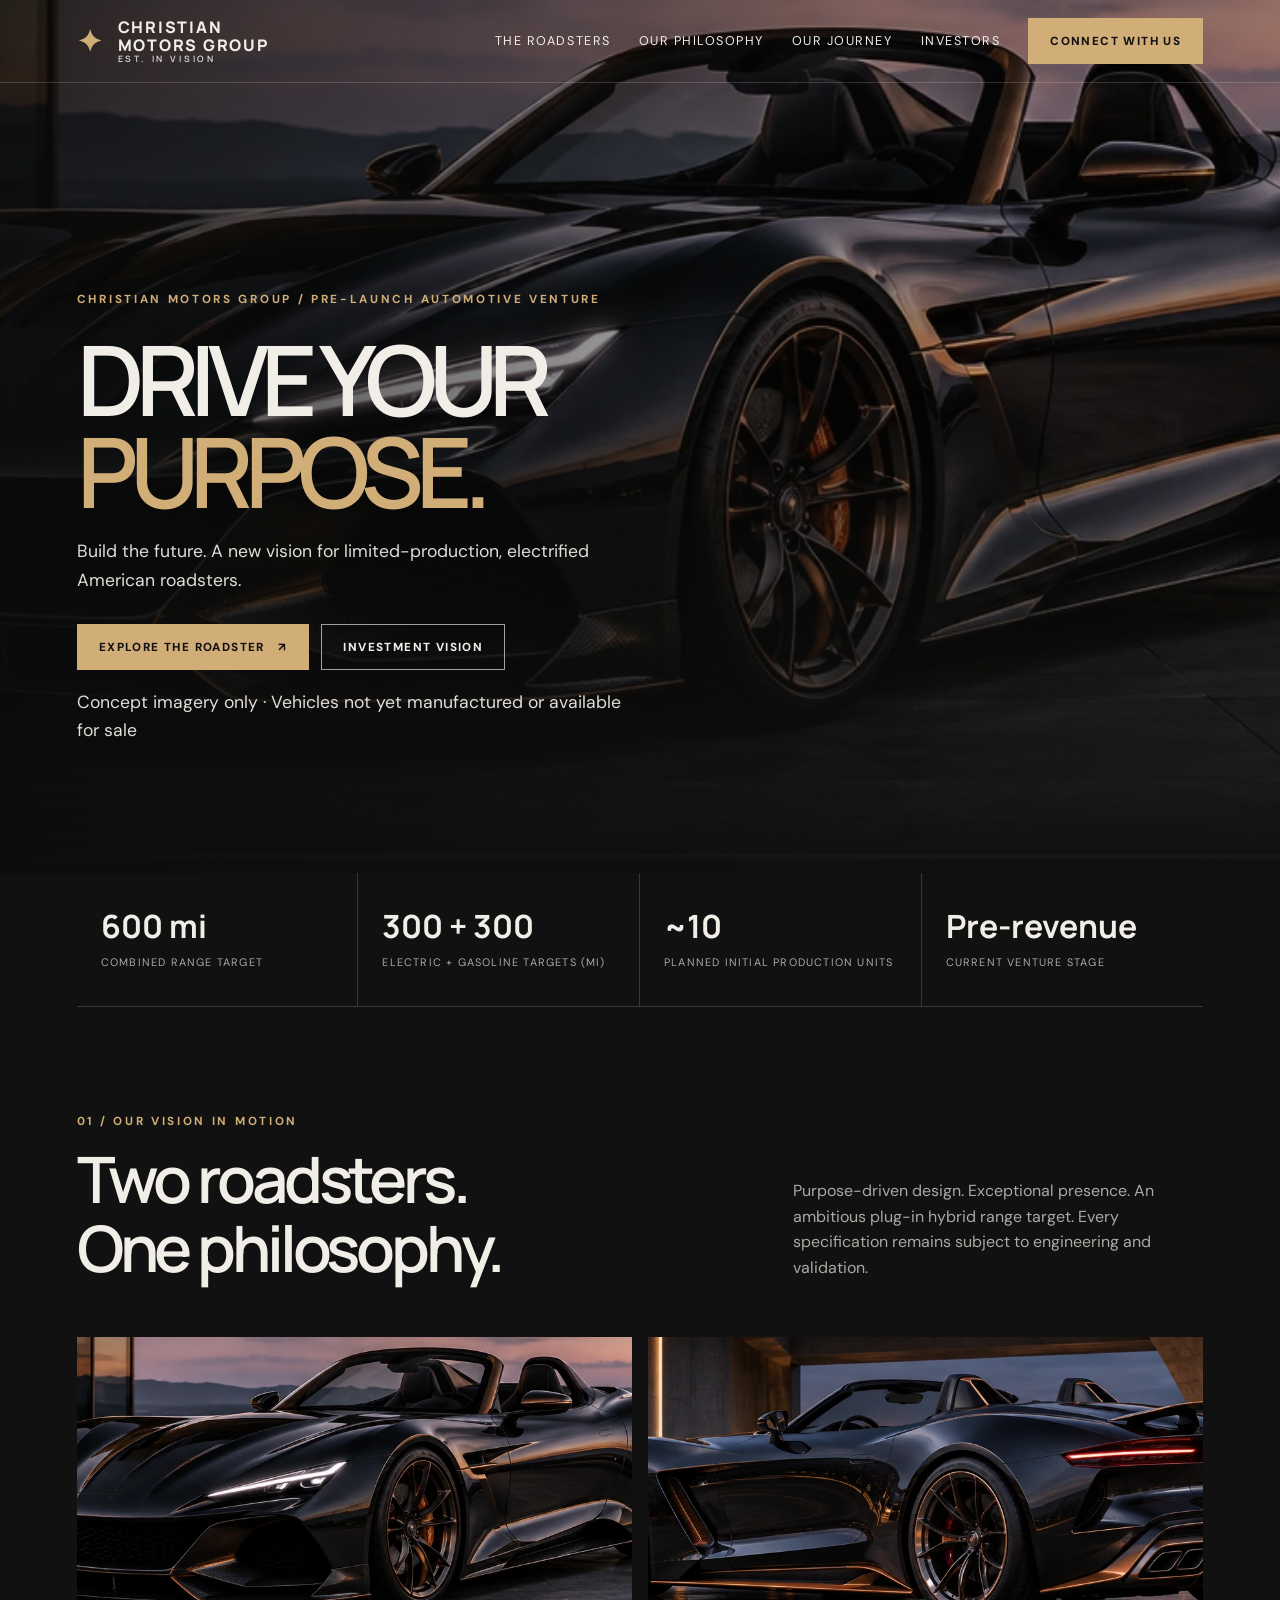
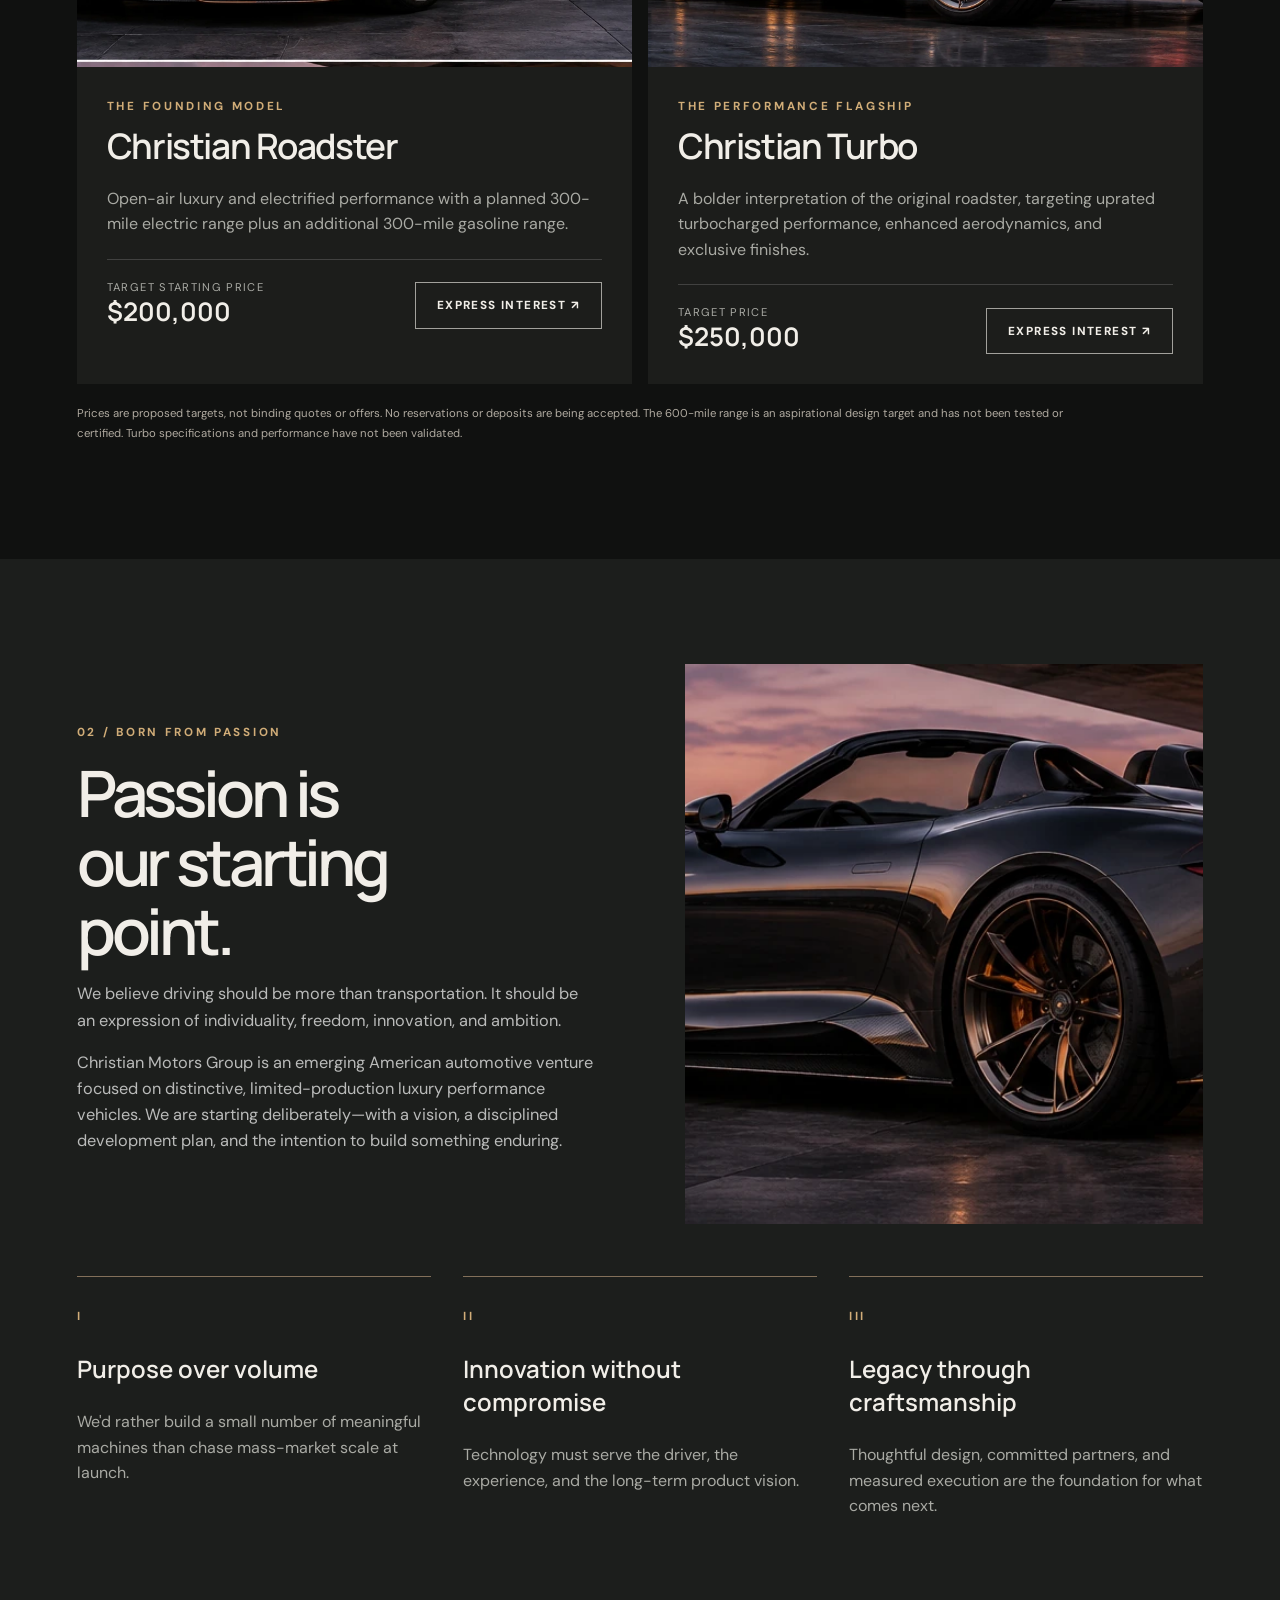
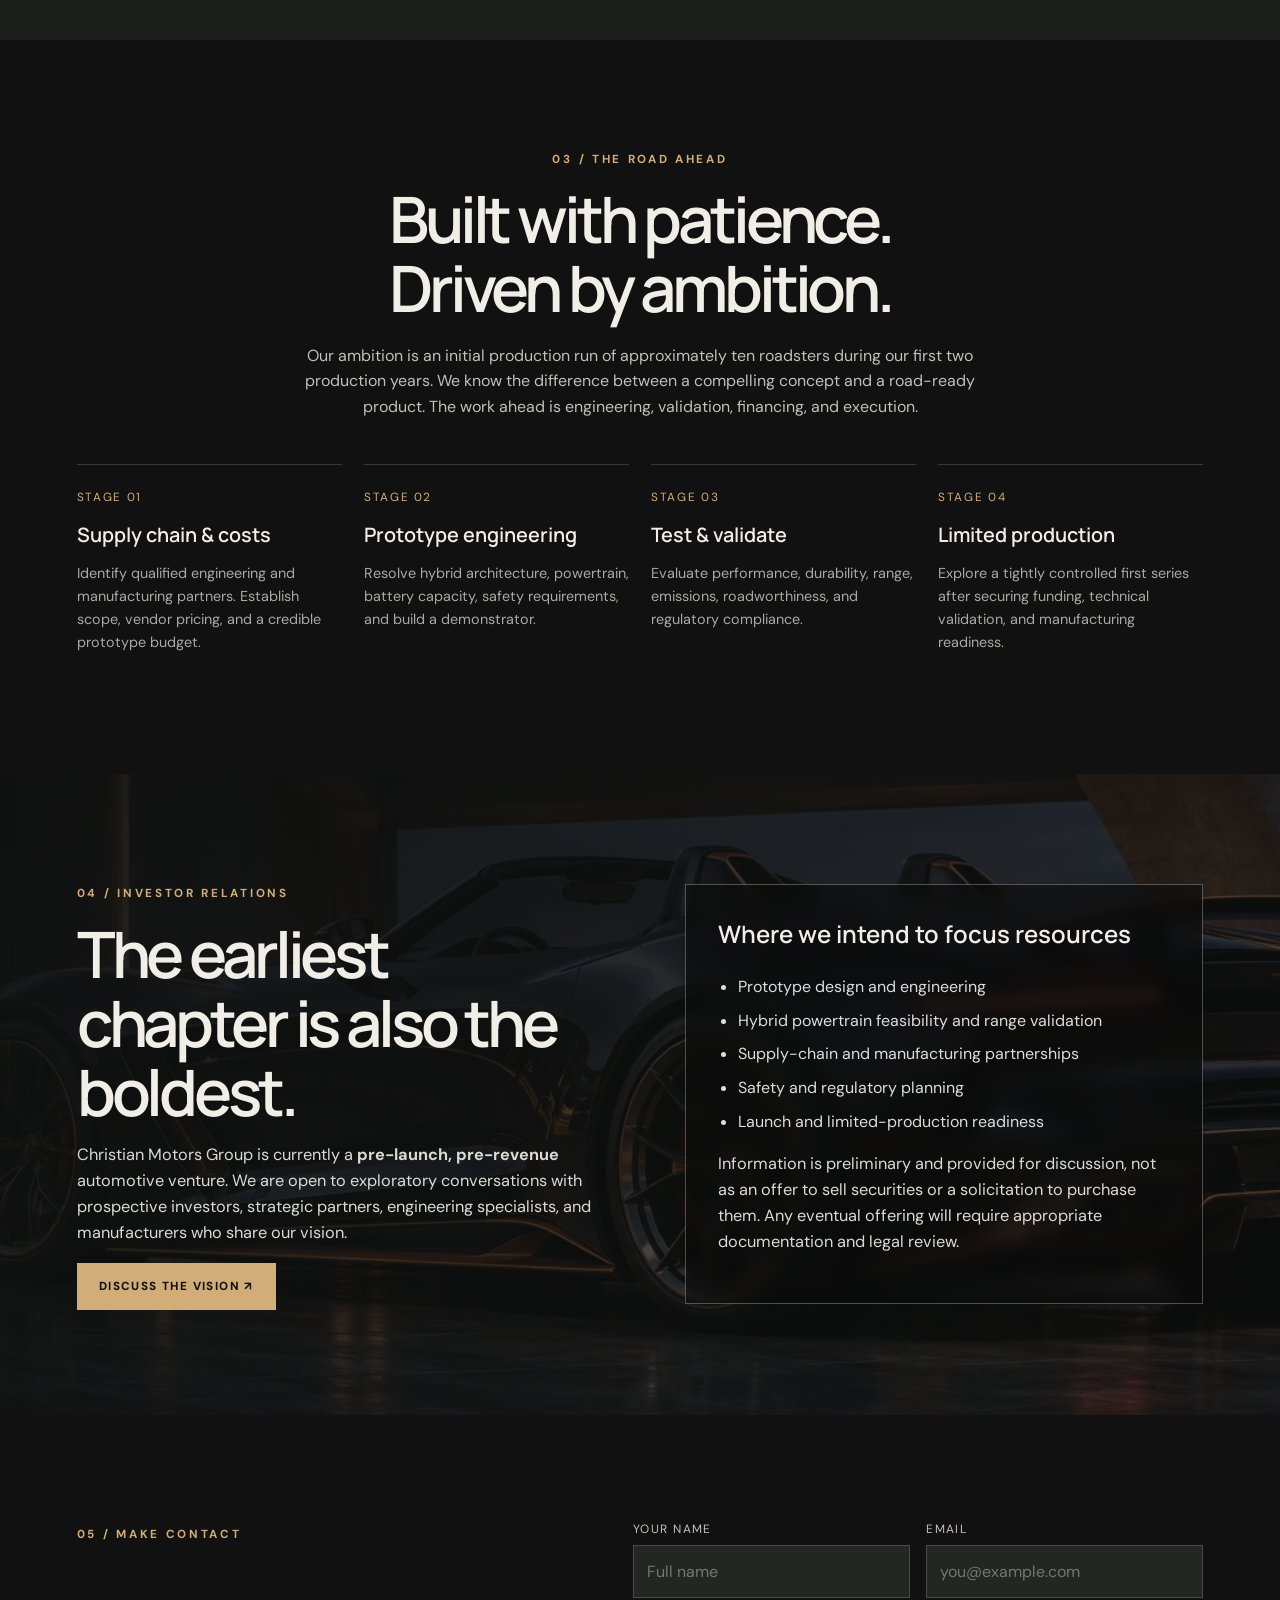
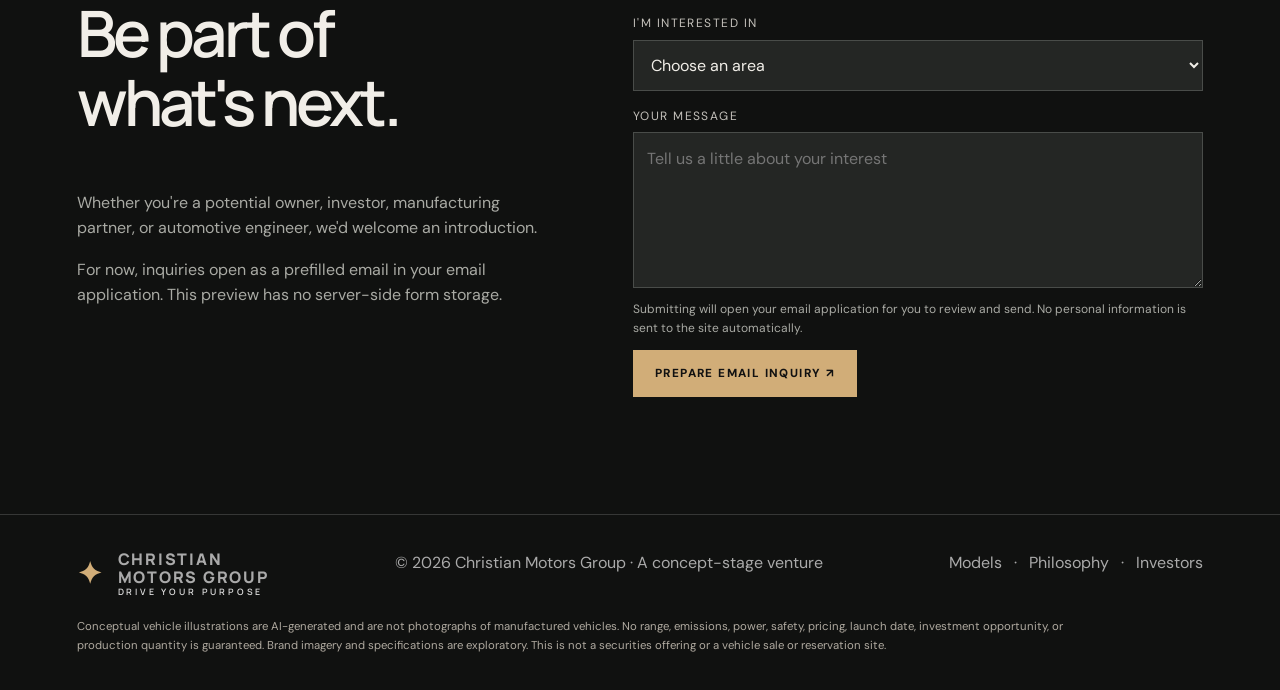
<file: index.html>
<!DOCTYPE html>
<html lang="en"><head><meta charset="utf-8"><meta name="viewport" content="width=device-width,initial-scale=1"><meta name="theme-color" content="#101110"><meta name="description" content="Christian Motors Group — an emerging American automotive venture. Explore the Roadster and Turbo Roadster, our philosophy and investor inquiries."><title>Christian Motors Group | Drive Your Purpose. Build the Future.</title><link rel="preconnect" href="https://fonts.googleapis.com"><link rel="preconnect" href="https://fonts.gstatic.com" crossorigin><link href="https://fonts.googleapis.com/css2?family=DM+Sans:wght@400;500;600;700&family=Manrope:wght@400;500;600;700;800&display=swap" rel="stylesheet"><style>
:root{--bg:#101110;--panel:#1a1c1b;--cream:#f1eee8;--muted:#a9aaa4;--gold:#d1ad78;--line:rgba(255,255,255,.16)}*{box-sizing:border-box}html{scroll-behavior:smooth}body{margin:0;background:var(--bg);color:var(--cream);font-family:'DM Sans',Arial,sans-serif;line-height:1.6}a{color:inherit;text-decoration:none}button,input,textarea,select{font:inherit}button{cursor:pointer}.wrap{max-width:1320px;margin:auto;padding:0 6%}.eyebrow{letter-spacing:.23em;text-transform:uppercase;font-size:.73rem;font-weight:700;color:var(--gold)}header{position:absolute;top:0;left:0;right:0;z-index:10;border-bottom:1px solid rgba(255,255,255,.16)}nav{display:flex;align-items:center;justify-content:space-between;min-height:82px;gap:28px}.brand{display:flex;align-items:center;gap:14px;font-family:Manrope;font-weight:800;letter-spacing:.11em;line-height:1.15}.brand-mark{font-size:1.85rem;color:var(--gold);line-height:1}.brand small{display:block;letter-spacing:.32em;font-size:.55rem;font-weight:600;color:#ddd}.navlinks{display:flex;align-items:center;gap:28px;font-size:.79rem;text-transform:uppercase;letter-spacing:.12em}.navlinks a:hover{color:var(--gold)}.btn{background:var(--gold);border:1px solid var(--gold);color:#111;padding:13px 21px;display:inline-flex;align-items:center;justify-content:center;text-transform:uppercase;letter-spacing:.12em;font-size:.73rem;font-weight:800;transition:.2s}.btn:hover{background:#f0d0a5}.btn.outline{background:transparent;color:var(--cream);border-color:#a2a19c}.btn.outline:hover{border-color:var(--gold);color:var(--gold)}.hero{position:relative;min-height:820px;height:97vh;max-height:1050px;display:flex;align-items:end;isolation:isolate}.hero:before{content:"";position:absolute;inset:0;background:url('assets/roadster1.webp') center 48%/cover no-repeat;z-index:-2}.hero:after{content:"";position:absolute;inset:0;background:linear-gradient(90deg,rgba(10,11,10,.82),rgba(10,11,10,.25) 70%),linear-gradient(0deg,#101110,transparent 53%);z-index:-1}.hero-inner{padding-top:180px;padding-bottom:115px;width:100%}.hero h1{font-family:Manrope;font-size:clamp(3.3rem,7.6vw,8.4rem);letter-spacing:-.085em;line-height:.95;margin:22px 0 20px;max-width:950px;font-weight:600}.hero h1 em{font-style:normal;color:var(--gold)}.hero p{font-size:1.1rem;max-width:560px;color:#deddd7}.hero-actions{display:flex;gap:12px;flex-wrap:wrap;margin-top:30px}.note{font-size:.72rem;color:#aaa}.stats{display:grid;grid-template-columns:repeat(4,1fr);border-bottom:1px solid var(--line);margin-top:-1px}.stat{padding:32px 24px;border-right:1px solid var(--line)}.stat:last-child{border-right:0}.stat strong{font:700 clamp(1.5rem,2.5vw,2.4rem) Manrope;display:block}.stat small{font-size:.68rem;letter-spacing:.11em;text-transform:uppercase;color:var(--muted)}section{padding:105px 0}.sectionhead{display:flex;align-items:end;justify-content:space-between;gap:32px;margin-bottom:40px}.sectionhead h2,.split h2,.statement h2{font:600 clamp(2.6rem,5vw,5rem)/1.08 Manrope;margin:14px 0;letter-spacing:-.065em}.sectionhead p{max-width:410px;color:var(--muted)}.modelgrid{display:grid;grid-template-columns:repeat(2,1fr);gap:16px}.model{background:#1c1d1b;overflow:hidden}.model img{display:block;width:100%;aspect-ratio:1.68;object-fit:cover;transition:transform .5s}.model:hover img{transform:scale(1.025)}.modelcopy{padding:30px}.modelcopy h3{font:600 2.2rem Manrope;margin:5px 0 7px;letter-spacing:-.04em}.modelcopy p{color:var(--muted);margin-bottom:22px}.modelmeta{display:flex;align-items:end;justify-content:space-between;gap:20px;border-top:1px solid var(--line);padding-top:20px}.price{font:650 1.6rem Manrope}.price span{display:block;font:400 .7rem 'DM Sans';color:var(--muted);letter-spacing:.12em;text-transform:uppercase}.split{display:grid;grid-template-columns:1fr 1fr;gap:7vw;align-items:center}.split p{color:#babbba;font-size:1.02rem}.split img{width:100%;height:560px;object-fit:cover}.number{font:600 5rem Manrope;letter-spacing:-.08em;color:var(--gold);line-height:1}.pillars{display:grid;grid-template-columns:repeat(3,1fr);gap:32px;margin-top:52px}.pillar{border-top:1px solid #83705a;padding-top:25px}.pillar h3{font:600 1.5rem Manrope}.pillar p{color:var(--muted)}.darkband{background:#1c1e1c}.statement{text-align:center;max-width:900px;margin:auto}.statement p{color:#bfc0bc;max-width:700px;margin:20px auto}.steps{display:grid;grid-template-columns:repeat(4,1fr);gap:22px;margin-top:45px}.step{border-top:1px solid var(--line);padding-top:18px}.step .n{color:var(--gold);letter-spacing:.14em;font-size:.74rem}.step h3{font:600 1.24rem Manrope;margin:12px 0}.step p{color:var(--muted);font-size:.9rem}.investor{position:relative;background:linear-gradient(120deg,rgba(15,17,16,.97),rgba(15,17,16,.64)),url('assets/turbo2.webp') center/cover}.investor .split{min-height:380px}.investor h2{max-width:600px}.investor p{color:#dbdad6}.investor .panel{border:1px solid rgba(255,255,255,.28);background:rgba(10,10,10,.55);padding:32px;backdrop-filter:blur(8px)}.panel h3{margin-top:0;font:600 1.5rem Manrope}.panel ul{padding-left:20px;color:#ddd}.panel li{margin:8px 0}.formgrid{display:grid;grid-template-columns:1fr 1fr;gap:16px}.field{display:flex;flex-direction:column;gap:6px}.field.full{grid-column:1/-1}.field label{font-size:.75rem;text-transform:uppercase;letter-spacing:.12em;color:#c4c1bb}.field input,.field select,.field textarea{color:var(--cream);background:#242624;border:1px solid #494c49;border-radius:0;padding:13px;outline:none;width:100%}.field input:focus,.field select:focus,.field textarea:focus{border-color:var(--gold)}.field option{background:#242624}.contactlayout{display:grid;grid-template-columns:.9fr 1.1fr;gap:7vw}.contactlayout h2{font:600 clamp(2.7rem,5vw,4.5rem)/1.08 Manrope;letter-spacing:-.06em}.contactlayout p{color:var(--muted)}.formnote{font-size:.75rem;color:var(--muted)}footer{border-top:1px solid var(--line);padding:35px 0;color:#aaa}footer .foot{display:flex;justify-content:space-between;gap:28px;flex-wrap:wrap}.smallprint{font-size:.71rem;color:#b0aaa0;max-width:990px;line-height:1.7;margin-top:20px}.menu{display:none}.reveal{opacity:1}@media(max-width:900px){.navlinks{gap:16px}.navlinks a:not(.btn){display:none}.hero{min-height:660px;height:85vh}.hero:before{background-position:60% center}.stats,.steps{grid-template-columns:repeat(2,1fr)}.split,.contactlayout{grid-template-columns:1fr}.split img{height:400px}.pillars{grid-template-columns:1fr}.modelgrid{grid-template-columns:1fr}.investor .split{gap:25px}}@media(max-width:560px){nav{min-height:72px}.brand{font-size:.8rem}.brand-mark{font-size:1.5rem}.navlinks .btn{padding:10px}.hero{min-height:650px}.hero-inner{padding-bottom:60px}.hero h1{font-size:3.8rem}.hero p{font-size:.98rem}.stats{grid-template-columns:1fr 1fr}.stat{padding:23px 12px}.stat:nth-child(2){border-right:0}.stat strong{font-size:1.55rem}section{padding:75px 0}.sectionhead{display:block}.formgrid{grid-template-columns:1fr}.modelmeta{align-items:start}.price{font-size:1.35rem}.steps{grid-template-columns:1fr 1fr;gap:18px}.split img{height:290px}}@media(prefers-reduced-motion:reduce){html{scroll-behavior:auto}.model img{transition:none}}
</style></head><body>
<header><div class="wrap"><nav aria-label="Main navigation"><a href="#top" class="brand"><span class="brand-mark">✦</span><span>CHRISTIAN<br>MOTORS GROUP<small>EST. IN VISION</small></span></a><div class="navlinks"><a href="#models">The Roadsters</a><a href="#philosophy">Our Philosophy</a><a href="#journey">Our Journey</a><a href="#investors">Investors</a><a class="btn" href="#contact">Connect With Us</a></div></nav></div></header>
<main><section class="hero" id="top"><div class="wrap hero-inner"><span class="eyebrow">Christian Motors Group / Pre-launch automotive venture</span><h1>DRIVE YOUR<br><em>PURPOSE.</em></h1><p>Build the future. A new vision for limited-production, electrified American roadsters.</p><div class="hero-actions"><a class="btn" href="#models">Explore the Roadster &nbsp; ↗</a><a class="btn outline" href="#investors">Investment Vision</a></div><p class="note">Concept imagery only · Vehicles not yet manufactured or available for sale</p></div></section>
<div class="wrap"><div class="stats"><div class="stat"><strong>600 mi</strong><small>Combined range target</small></div><div class="stat"><strong>300 + 300</strong><small>Electric + gasoline targets (mi)</small></div><div class="stat"><strong>~10</strong><small>Planned initial production units</small></div><div class="stat"><strong>Pre-revenue</strong><small>Current venture stage</small></div></div></div>
<section id="models"><div class="wrap"><div class="sectionhead"><div><div class="eyebrow">01 / Our vision in motion</div><h2>Two roadsters.<br>One philosophy.</h2></div><p>Purpose-driven design. Exceptional presence. An ambitious plug-in hybrid range target. Every specification remains subject to engineering and validation.</p></div><div class="modelgrid"><article class="model"><img src="assets/roadster1.webp" alt="Artist concept of a dark graphite two-seat luxury roadster from the front" loading="lazy"><div class="modelcopy"><div class="eyebrow">The founding model</div><h3>Christian Roadster</h3><p>Open-air luxury and electrified performance with a planned 300-mile electric range plus an additional 300-mile gasoline range.</p><div class="modelmeta"><div class="price"><span>Target starting price</span>$200,000</div><a class="btn outline" href="#contact" data-interest="Christian Roadster">Express Interest ↗</a></div></div></article><article class="model"><img src="assets/turbo2.webp" alt="Artist concept rear view of an aggressive black turbo roadster with sculpted diffuser" loading="lazy"><div class="modelcopy"><div class="eyebrow">The performance flagship</div><h3>Christian Turbo</h3><p>A bolder interpretation of the original roadster, targeting uprated turbocharged performance, enhanced aerodynamics, and exclusive finishes.</p><div class="modelmeta"><div class="price"><span>Target price</span>$250,000</div><a class="btn outline" href="#contact" data-interest="Christian Turbo Roadster">Express Interest ↗</a></div></div></article></div><p class="smallprint">Prices are proposed targets, not binding quotes or offers. No reservations or deposits are being accepted. The 600-mile range is an aspirational design target and has not been tested or certified. Turbo specifications and performance have not been validated.</p></div></section>
<section class="darkband" id="philosophy"><div class="wrap"><div class="split"><div><span class="eyebrow">02 / Born from passion</span><h2>Passion is<br>our starting<br>point.</h2><p>We believe driving should be more than transportation. It should be an expression of individuality, freedom, innovation, and ambition.</p><p>Christian Motors Group is an emerging American automotive venture focused on distinctive, limited-production luxury performance vehicles. We are starting deliberately—with a vision, a disciplined development plan, and the intention to build something enduring.</p></div><img src="assets/roadster2.webp" alt="Roadster concept rear three-quarter silhouette on a reflective terrace" loading="lazy"></div><div class="pillars"><div class="pillar"><span class="eyebrow">I</span><h3>Purpose over volume</h3><p>We'd rather build a small number of meaningful machines than chase mass-market scale at launch.</p></div><div class="pillar"><span class="eyebrow">II</span><h3>Innovation without compromise</h3><p>Technology must serve the driver, the experience, and the long-term product vision.</p></div><div class="pillar"><span class="eyebrow">III</span><h3>Legacy through craftsmanship</h3><p>Thoughtful design, committed partners, and measured execution are the foundation for what comes next.</p></div></div></div></section>
<section id="journey"><div class="wrap"><div class="statement"><span class="eyebrow">03 / The road ahead</span><h2>Built with patience.<br>Driven by ambition.</h2><p>Our ambition is an initial production run of approximately ten roadsters during our first two production years. We know the difference between a compelling concept and a road-ready product. The work ahead is engineering, validation, financing, and execution.</p></div><div class="steps"><div class="step"><span class="n">STAGE 01</span><h3>Supply chain & costs</h3><p>Identify qualified engineering and manufacturing partners. Establish scope, vendor pricing, and a credible prototype budget.</p></div><div class="step"><span class="n">STAGE 02</span><h3>Prototype engineering</h3><p>Resolve hybrid architecture, powertrain, battery capacity, safety requirements, and build a demonstrator.</p></div><div class="step"><span class="n">STAGE 03</span><h3>Test & validate</h3><p>Evaluate performance, durability, range, emissions, roadworthiness, and regulatory compliance.</p></div><div class="step"><span class="n">STAGE 04</span><h3>Limited production</h3><p>Explore a tightly controlled first series after securing funding, technical validation, and manufacturing readiness.</p></div></div></div></section>
<section class="investor" id="investors"><div class="wrap split"><div><span class="eyebrow">04 / Investor relations</span><h2>The earliest chapter is also the boldest.</h2><p>Christian Motors Group is currently a <strong>pre-launch, pre-revenue</strong> automotive venture. We are open to exploratory conversations with prospective investors, strategic partners, engineering specialists, and manufacturers who share our vision.</p><a class="btn" href="#contact" data-interest="Investor / strategic partner">Discuss the Vision ↗</a></div><div class="panel"><h3>Where we intend to focus resources</h3><ul><li>Prototype design and engineering</li><li>Hybrid powertrain feasibility and range validation</li><li>Supply-chain and manufacturing partnerships</li><li>Safety and regulatory planning</li><li>Launch and limited-production readiness</li></ul><p class="formnote">Information is preliminary and provided for discussion, not as an offer to sell securities or a solicitation to purchase them. Any eventual offering will require appropriate documentation and legal review.</p></div></div></section>
<section id="contact"><div class="wrap contactlayout"><div><span class="eyebrow">05 / Make contact</span><h2>Be part of<br>what's next.</h2><p>Whether you're a potential owner, investor, manufacturing partner, or automotive engineer, we'd welcome an introduction.</p><p>For now, inquiries open as a prefilled email in your email application. This preview has no server-side form storage.</p></div><div><form id="inquiry"><div class="formgrid"><div class="field"><label for="first">Your name</label><input id="first" name="name" autocomplete="name" required placeholder="Full name"></div><div class="field"><label for="email">Email</label><input id="email" name="email" type="email" autocomplete="email" required placeholder="you@example.com"></div><div class="field full"><label for="interest">I'm interested in</label><select id="interest" name="interest" required><option value="">Choose an area</option><option>Christian Roadster</option><option>Christian Turbo Roadster</option><option>Investor / strategic partner</option><option>Manufacturing / engineering partnership</option><option>Press / general inquiry</option></select></div><div class="field full"><label for="message">Your message</label><textarea id="message" name="message" rows="5" placeholder="Tell us a little about your interest" required></textarea></div></div><p class="formnote">Submitting will open your email application for you to review and send. No personal information is sent to the site automatically.</p><button class="btn" type="submit">Prepare Email Inquiry ↗</button><p role="status" id="formstatus" class="formnote"></p></form></div></div></section></main>
<footer><div class="wrap"><div class="foot"><div class="brand"><span class="brand-mark">✦</span><span>CHRISTIAN<br>MOTORS GROUP<small>DRIVE YOUR PURPOSE</small></span></div><div>© <span id="year">2026</span> Christian Motors Group · A concept-stage venture</div><div><a href="#models">Models</a> &nbsp; · &nbsp; <a href="#philosophy">Philosophy</a> &nbsp; · &nbsp; <a href="#investors">Investors</a></div></div><div class="smallprint">Conceptual vehicle illustrations are AI-generated and are not photographs of manufactured vehicles. No range, emissions, power, safety, pricing, launch date, investment opportunity, or production quantity is guaranteed. Brand imagery and specifications are exploratory. This is not a securities offering or a vehicle sale or reservation site.</div></div></footer>
<script>document.getElementById('year').textContent=new Date().getFullYear();document.querySelectorAll('[data-interest]').forEach(el=>el.addEventListener('click',()=>{document.getElementById('interest').value=el.dataset.interest}));document.getElementById('inquiry').addEventListener('submit',e=>{e.preventDefault();const f=e.target;if(!f.reportValidity())return;const name=document.getElementById('first').value,email=document.getElementById('email').value,interest=document.getElementById('interest').value,message=document.getElementById('message').value;const subject=encodeURIComponent('Christian Motors Group inquiry — '+interest);const body=encodeURIComponent('Name: '+name+'\nEmail: '+email+'\nInterest: '+interest+'\n\n'+message);document.getElementById('formstatus').textContent='Opening your mail application. Please review and send the email there.';window.location.href='mailto:jameshill@alambda.com?subject='+subject+'&body='+body;});</script></body></html>
</file>
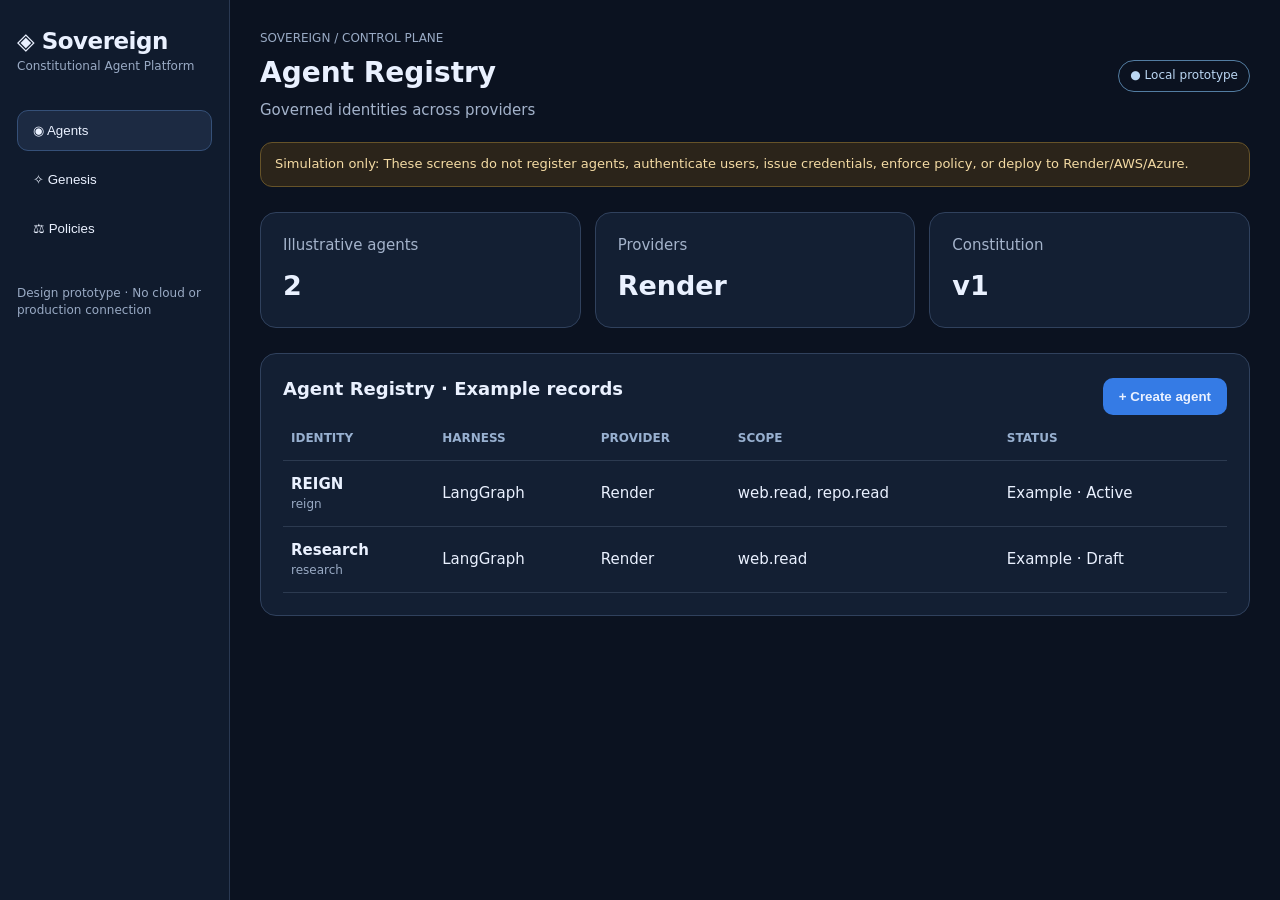
<file: prototypes/sovereign-console/index.html>
<!doctype html>
<html lang="en"><head><meta charset="utf-8"><meta name="viewport" content="width=device-width,initial-scale=1">
<title>Sovereign Console · Design Prototype</title>
<style>
:root{color-scheme:dark;font:15px/1.45 system-ui,Segoe UI,Arial;background:#0b1220;color:#eaf1ff}
*{box-sizing:border-box}body{margin:0}.layout{display:grid;grid-template-columns:230px 1fr;min-height:100vh}
aside{background:#101b2d;border-right:1px solid #2a3952;padding:25px 17px}
.brand{font-size:23px;font-weight:750;letter-spacing:-.5px}.small{font-size:12px;color:#99aac4}
nav{margin-top:34px;display:grid;gap:8px}button{cursor:pointer;color:inherit}
nav button{display:block;width:100%;text-align:left;border:1px solid transparent;border-radius:11px;padding:12px 15px;background:none}
nav button.active,nav button:hover{background:#1c2a42;border-color:#355078}
main{padding:30px;max-width:1160px;width:100%;margin:0 auto}
.top{display:flex;justify-content:space-between;align-items:center;gap:18px;flex-wrap:wrap}
h1{font-size:28px;margin:6px 0}h2{font-size:18px;margin:0 0 14px}.muted{color:#a4b3cb}
.pill{border:1px solid #537da2;border-radius:40px;padding:6px 11px;font-size:12px;color:#bbd7f3}
.metrics{display:grid;grid-template-columns:repeat(3,minmax(140px,1fr));gap:14px;margin:25px 0}
.panel{background:#131f33;border:1px solid #30415d;border-radius:16px;padding:22px}
.metric strong{display:block;font-size:27px;margin-top:10px}
table{border-collapse:collapse;width:100%;text-align:left}td,th{padding:13px 8px;border-bottom:1px solid #2c3a50}th{color:#98b0d0;font-size:12px;text-transform:uppercase}
.primary{background:#357be5;border:0;border-radius:10px;padding:11px 16px;font-weight:650}
.secondary{background:#263a58;border:1px solid #456185;border-radius:10px;padding:10px 15px}
button:focus-visible,input:focus-visible,select:focus-visible{outline:2px solid #83b9ff;outline-offset:2px}
.actions{display:flex;gap:10px;flex-wrap:wrap}.hidden{display:none}
fieldset{border:0;margin:0;padding:0;display:grid;gap:15px}
label{display:grid;gap:7px;color:#c5d5ed}input,select{background:#0c1728;color:#eaf1ff;border:1px solid #465875;border-radius:10px;padding:11px;font:inherit;width:100%}
.grid{display:grid;grid-template-columns:repeat(2,minmax(0,1fr));gap:16px}
.notice{border:1px solid #665329;border-radius:12px;padding:12px 14px;background:#2b241a;color:#f4dba4;font-size:13px;margin:20px 0}
.result{white-space:pre-wrap;font-size:13px;border-radius:10px;border:1px solid #394c69;padding:14px;margin-top:16px}
@media(max-width:720px){.layout{grid-template-columns:1fr}aside{padding:16px}nav{margin-top:15px;grid-template-columns:repeat(3,1fr)}main{padding:18px}.metrics,.grid{grid-template-columns:1fr}}
</style></head>
<body><div class="layout"><aside><div class="brand">◈ Sovereign</div><div class="small">Constitutional Agent Platform</div><nav aria-label="Console navigation">
<button class="active" data-view="agents">◉ Agents</button><button data-view="genesis">✧ Genesis</button><button data-view="policies">⚖ Policies</button>
</nav><p class="small" style="margin-top:36px">Design prototype · No cloud or production connection</p></aside>
<main><div class="top"><div><div class="small">SOVEREIGN / CONTROL PLANE</div><h1 id="heading">Agent Registry</h1><div class="muted" id="subtitle">Governed identities across providers</div></div><span class="pill">● Local prototype</span></div>
<div class="notice">Simulation only: These screens do not register agents, authenticate users, issue credentials, enforce policy, or deploy to Render/AWS/Azure.</div>
<section id="agents">
<div class="metrics"><div class="panel metric"><span class="muted">Illustrative agents</span><strong>2</strong></div><div class="panel metric"><span class="muted">Providers</span><strong>Render</strong></div><div class="panel metric"><span class="muted">Constitution</span><strong>v1</strong></div></div>
<div class="panel"><div class="top"><h2>Agent Registry · Example records</h2><button class="primary" id="new-agent">+ Create agent</button></div>
<table><thead><tr><th>Identity</th><th>Harness</th><th>Provider</th><th>Scope</th><th>Status</th></tr></thead><tbody>
<tr><td><b>REIGN</b><div class="small">reign</div></td><td>LangGraph</td><td>Render</td><td>web.read, repo.read</td><td>Example · Active</td></tr>
<tr><td><b>Research</b><div class="small">research</div></td><td>LangGraph</td><td>Render</td><td>web.read</td><td>Example · Draft</td></tr>
</tbody></table></div></section>
<section id="genesis" class="hidden"><div class="panel"><h2>Genesis · Agent birth request</h2>
<form id="genesis-form"><fieldset><div class="grid"><label>Agent name<input required maxlength="120" name="name" placeholder="Research Agent"></label>
<label>Provider<select name="provider"><option>Render</option><option>AWS AgentCore</option><option>Azure Foundry</option><option>External</option></select></label>
<label>Harness<select name="harness"><option>LangGraph</option><option>External provider harness</option></select></label>
<label>Parent constitution<select name="constitution"><option>v1 · Mandatory</option></select></label></div>
<label>Requested scope<select name="scope"><option>web.read (read-only)</option><option>repo.read (read-only)</option></select></label>
<div class="actions"><button type="submit" class="primary">Preview birth request</button><button type="reset" class="secondary">Reset</button></div></fieldset></form>
<div class="result hidden" id="genesis-result" role="status"></div></div></section>
<section id="policies" class="hidden"><div class="panel"><h2>Constitution · Policy simulator</h2>
<div class="muted">Evaluate sample requests against a toy local rule. Production enforcement must occur in trusted gateways, not in this UI.</div>
<form id="policy-form"><fieldset style="margin-top:20px"><div class="grid">
<label>Agent<select id="policy-agent"><option value="research">Research</option><option value="reign">REIGN</option></select></label>
<label>Tool<select id="policy-tool"><option value="web.read">web.read</option><option value="repo.read">repo.read</option><option value="cloud.admin">cloud.admin</option></select></label></div>
<label>Destination URL<input id="policy-url" value="https://alambda-forge.onrender.com/" required></label>
<button type="submit" class="primary">Simulate decision</button></fieldset></form>
<div class="result hidden" id="policy-result" role="status"></div></div></section></main></div>
<script>
const headings={agents:["Agent Registry","Governed identities across providers"],genesis:["Genesis","Define an agent before provisioning"],policies:["Constitution","Policy evaluation and review"]};
function show(id){for(const item of document.querySelectorAll("main section"))item.classList.toggle("hidden",item.id!==id);
for(const button of document.querySelectorAll("nav button"))button.classList.toggle("active",button.dataset.view===id);
document.querySelector("#heading").textContent=headings[id][0];document.querySelector("#subtitle").textContent=headings[id][1];}
for(const button of document.querySelectorAll("nav button"))button.addEventListener("click",()=>show(button.dataset.view));
document.querySelector("#new-agent").addEventListener("click",()=>show("genesis"));
document.querySelector("#genesis-form").addEventListener("submit",event=>{
event.preventDefault();const data=new FormData(event.target);const node=document.querySelector("#genesis-result");
node.classList.remove("hidden");node.textContent="REQUEST PREVIEW ONLY — no agent created\n"+JSON.stringify(Object.fromEntries(data),null,2)+"\nStatus: draft, approval required";});
document.querySelector("#policy-form").addEventListener("submit",event=>{
event.preventDefault();const agent=document.querySelector("#policy-agent").value,tool=document.querySelector("#policy-tool").value;
const url=document.querySelector("#policy-url").value;let valid=false;
try{const u=new URL(url);valid=u.protocol==="https:"&&u.hostname==="alambda-forge.onrender.com"&&(u.port===""||u.port==="443")&&!u.username&&!u.password&&!u.hash;}catch{}
const authorized=valid&&tool==="web.read";const node=document.querySelector("#policy-result");node.classList.remove("hidden");
node.textContent=(authorized?"ALLOW":"DENY")+" (UI SIMULATION ONLY)\nAgent: "+agent+"\nTool: "+tool+"\nReason: "+(valid?(authorized?"toy scope matched":"tool outside toy scope"):"destination not on demo allowlist");});
</script></body></html>
</file>
